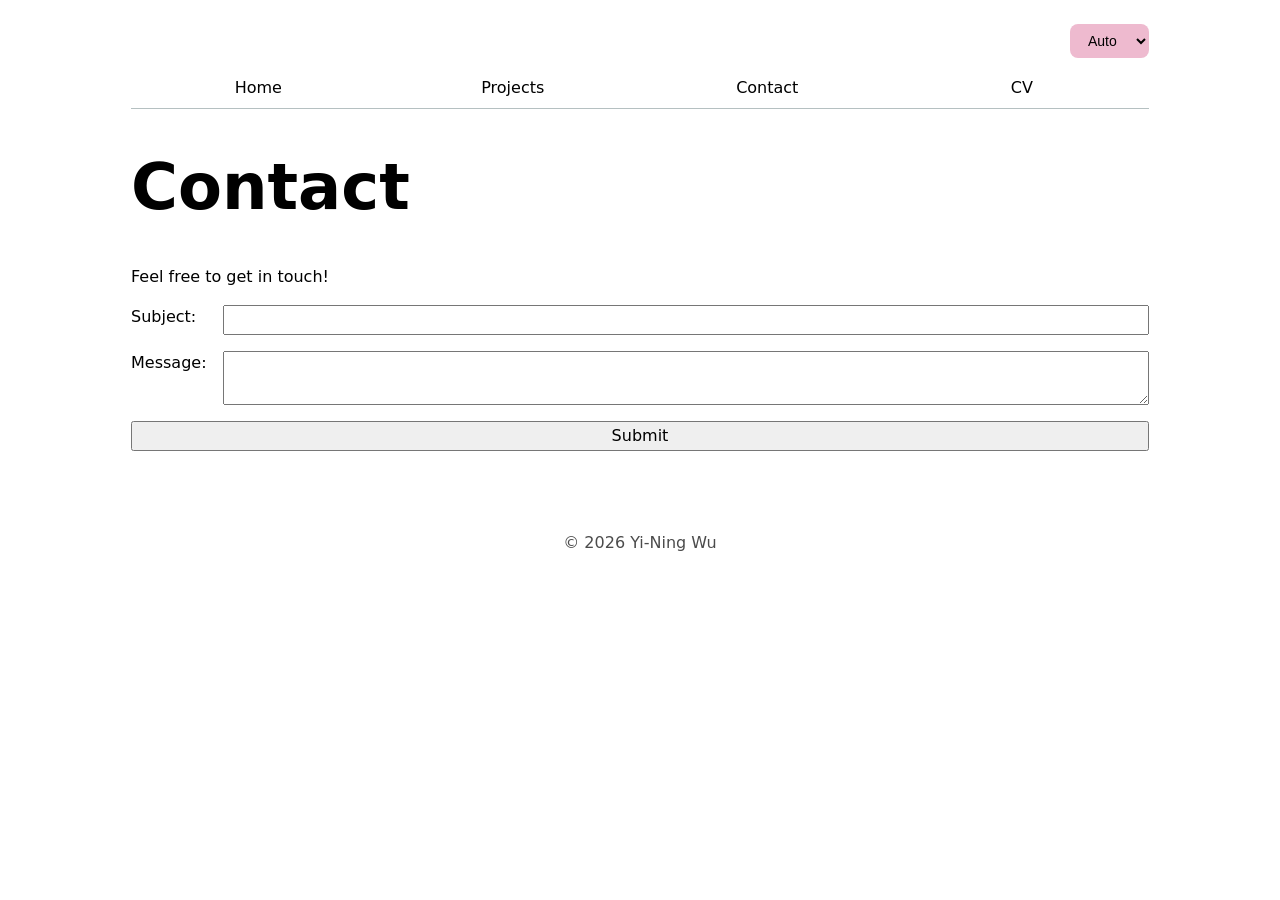
<file: contact/index.html>
<!DOCTYPE html>
<html lang="en">
<head>
    <meta charset="UTF-8">
    <meta name="viewport" content="width=device-width, initial-scale=1.0">
    <title>Contact</title>
    <link rel="stylesheet" href="../style.css">
</head>
<body>
    
    <h1>Contact</h1>
    <p>Feel free to get in touch!</p>
<form id="contact-form" action="mailto:niniwu1207@gmail.com">

    <label>
        Subject:
        <input name="subject" required>
    </label>

    <label>
        Message:
        <textarea name="body" required></textarea>
    </label>

    <button>Submit</button>
</form>
<script type="module" src="../global.js"></script>
</body>
</html>
</file>
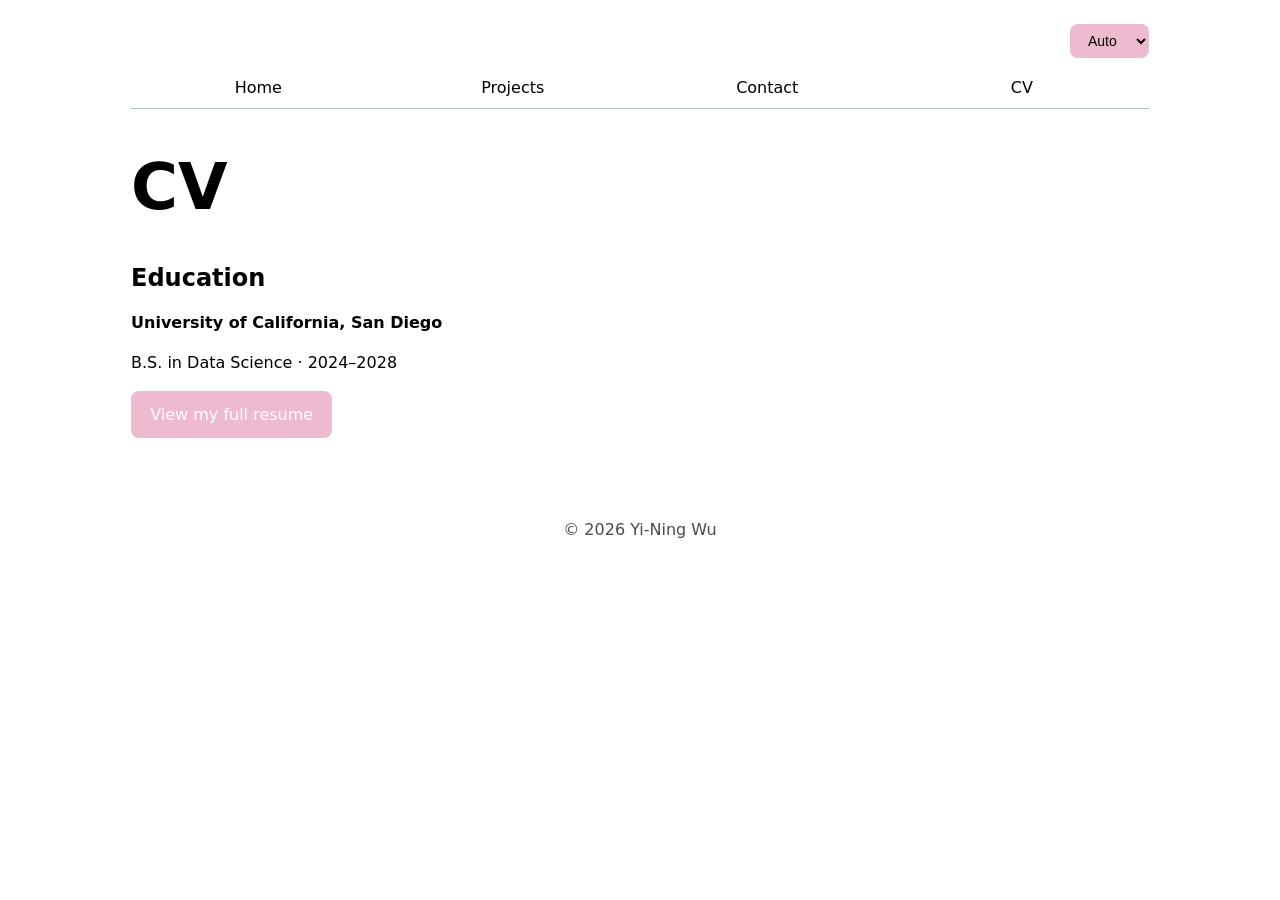
<file: cv/index.html>
<!DOCTYPE html>
<html lang="en">
<head>
    <meta charset="UTF-8">
    <meta name="viewport" content="width=device-width, initial-scale=1.0">
    <title>CV</title>
    <link rel="stylesheet" href="../style.css">
</head>

<body>
    

    <h1>CV</h1>

    <h2>Education</h2>
    <p><strong>University of California, San Diego</strong></p>
    <p>B.S. in Data Science · 2024–2028</p>

    <p>
        <a href="resume.pdf" class="cv-link" target="_blank">View my full resume</a>
    </p>

<script type="module" src="../global.js"></script>

</body>
</html>
</file>
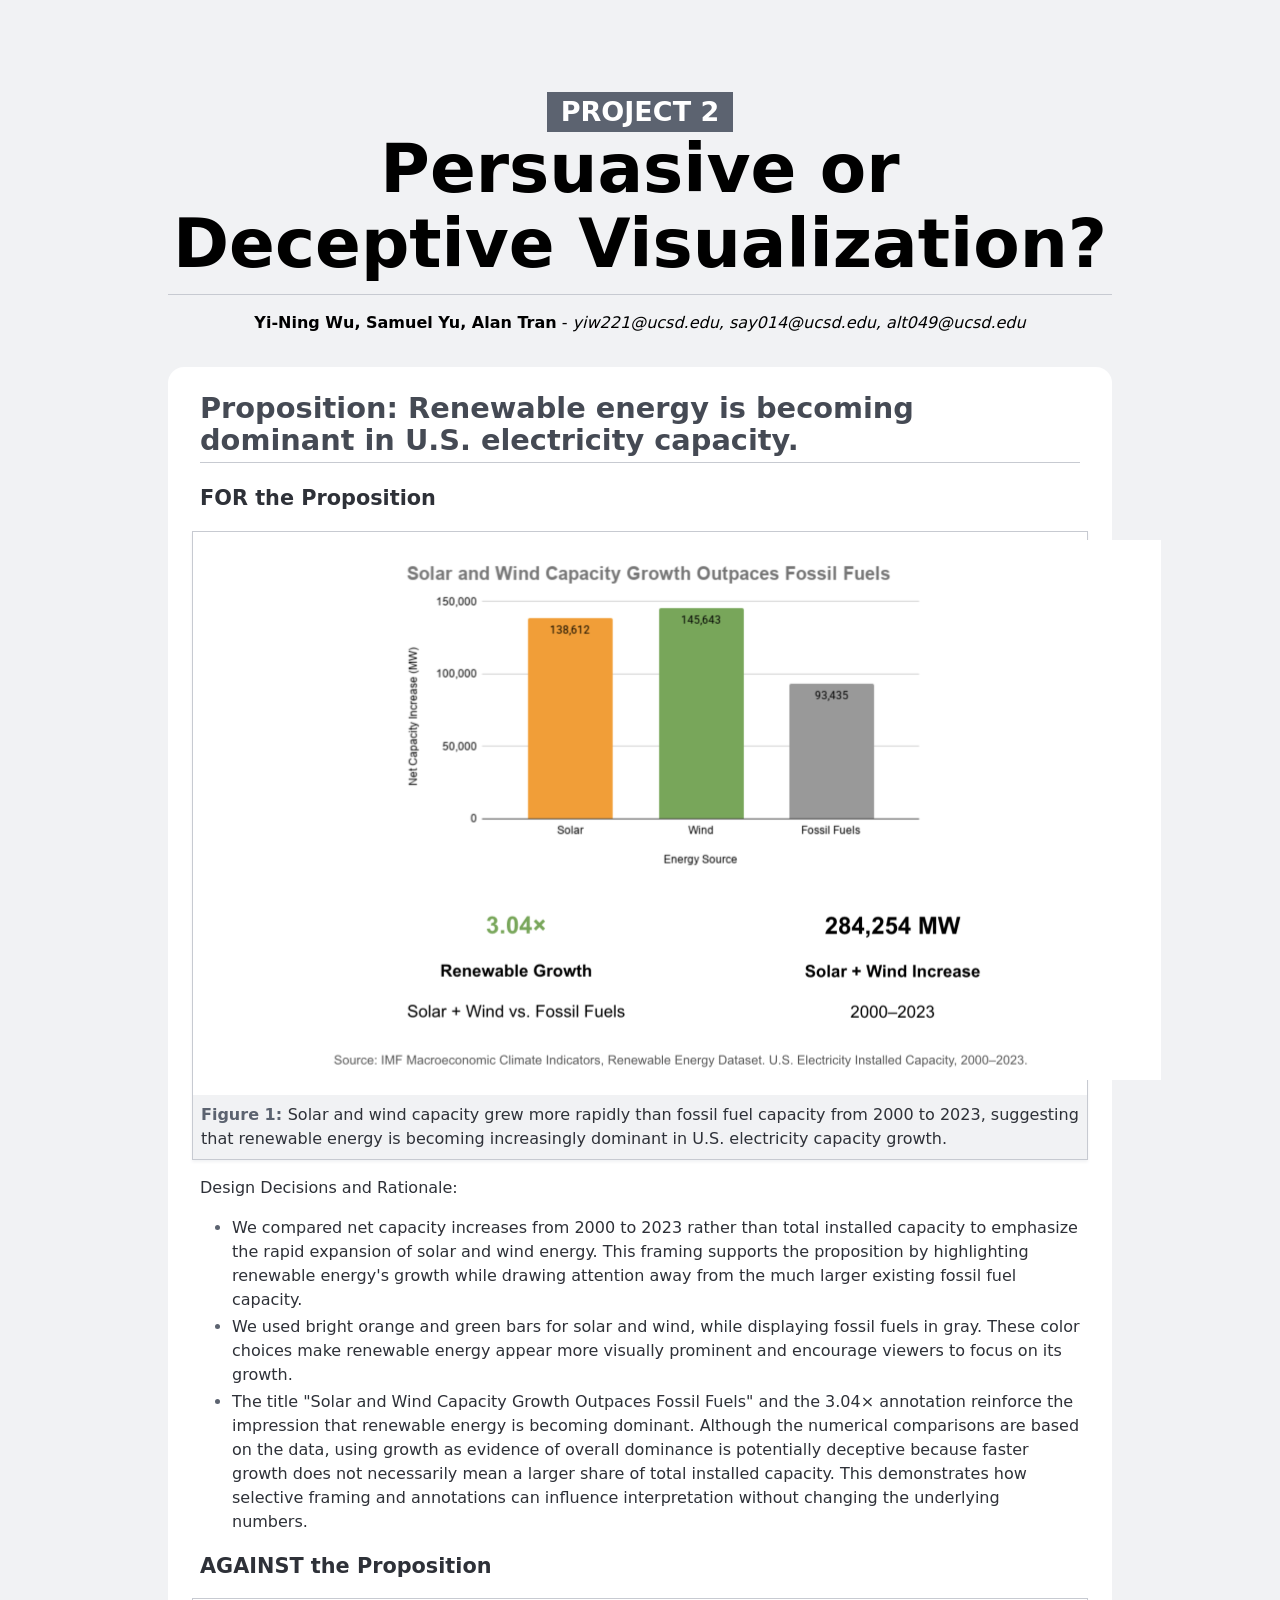
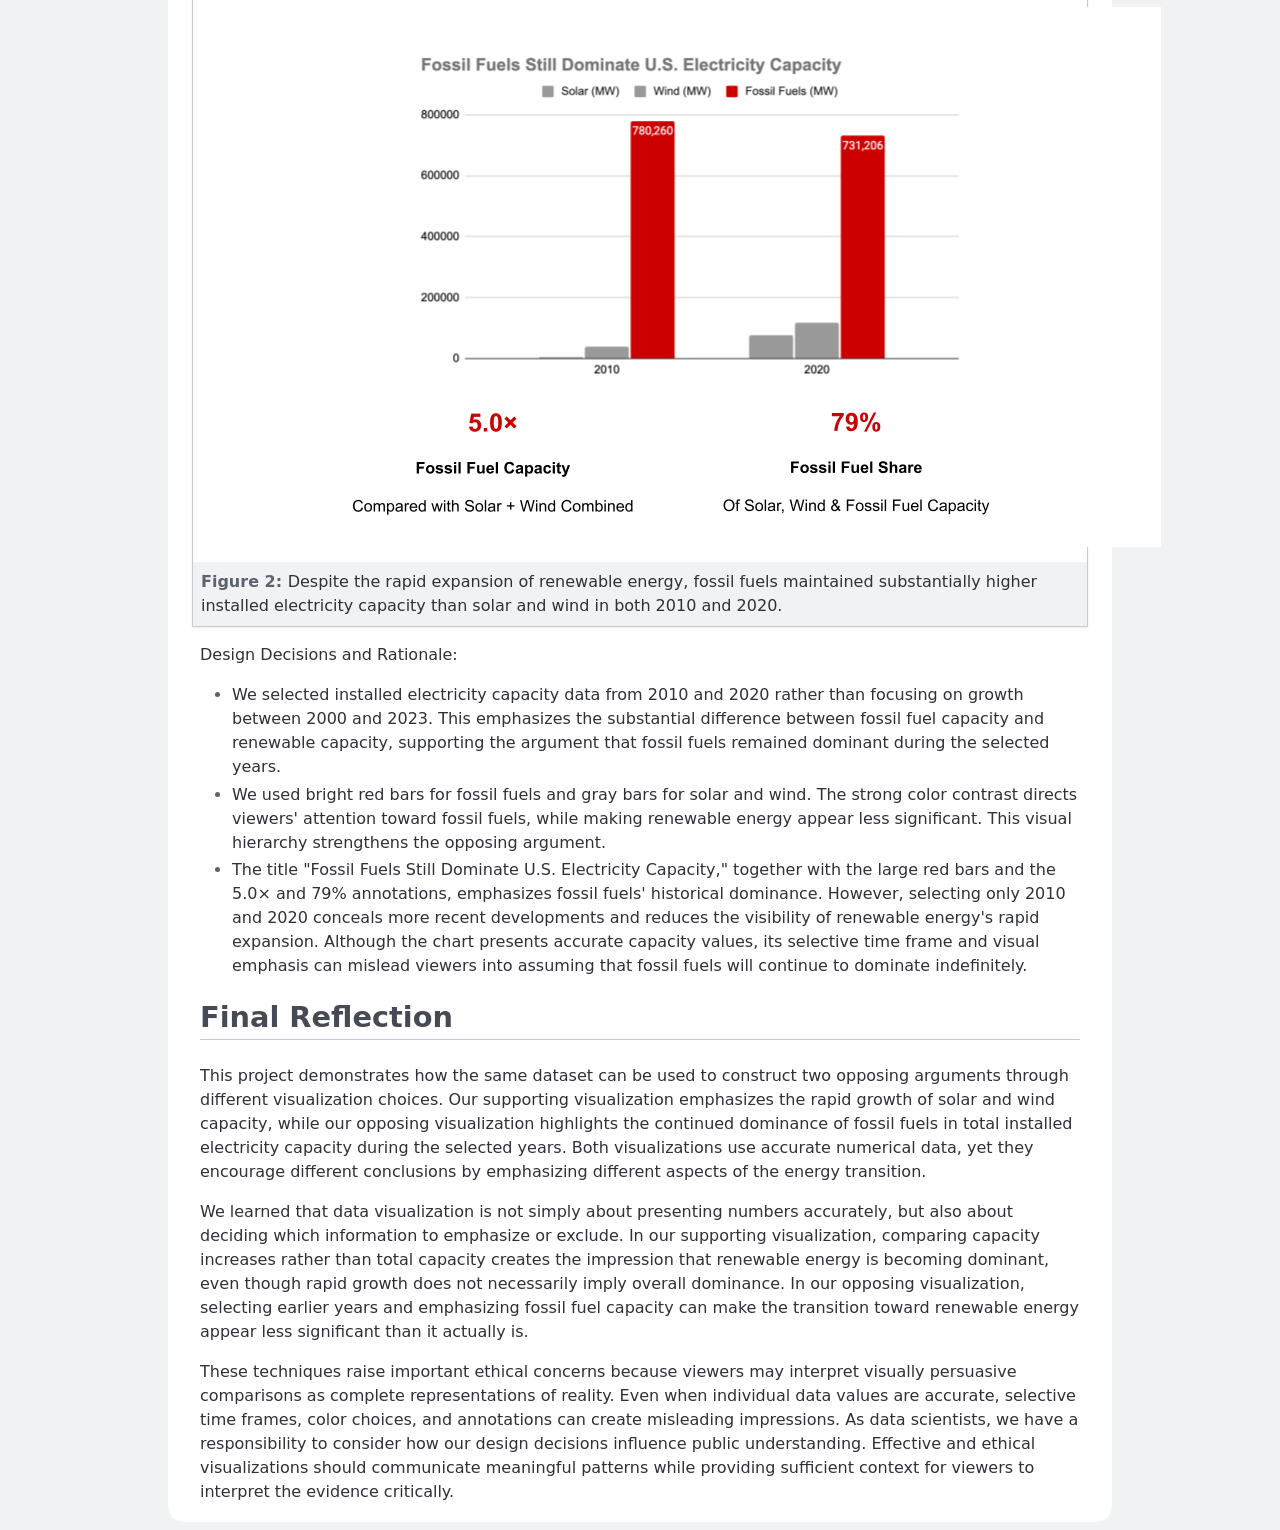
<file: dsc106-project2/project2_report.html>
<!doctype html>
<html lang="en">
    <head>
        <title>Project 2 Report</title>
        <style>
            :root {
                --color-neutral-95: hsl(220 10% 95%);
                --color-neutral-90: hsl(220 10% 90%);
                --color-neutral-80: hsl(220 10% 80%);
                --color-neutral-70: hsl(220 10% 70%);
                --color-neutral-60: hsl(220 10% 60%);
                --color-neutral-50: hsl(220 10% 50%);
                --color-neutral-40: hsl(220 10% 40%);
                --color-neutral-30: hsl(220 10% 30%);
                --color-neutral-20: hsl(220 10% 20%);
                --color-neutral-10: hsl(220 10% 10%);
            }

            html {
                font: 100%/1.5 system-ui;
                counter-reset: figure;
                background: var(--color-neutral-95);
                max-width: min(75vw, 80em);
                margin: 0 auto;
            }

            /* Headings */

            h1,
            h2,
            h3,
            h4,
            h5,
            h6 {
                line-height: 1.1;
                font-weight: 600;
                text-wrap: balance;
            }

            h1,
            h2 {
                border-bottom: 1px solid var(--color-neutral-80);
                padding-bottom: 0.2em;
            }

            h1 {
                margin-block: 1em 0.5rem;
                font-size: clamp(2.5em, 150% + 2vh + 2vw, 10vmin);
                font-weight: 800;

                small {
                    display: block;
                    width: fit-content;
                    padding: 0.2em 0.5em;
                    margin-inline: auto;
                    color: white;
                    background: var(--color-neutral-40);
                    font-size: 40%;
                    text-transform: uppercase;
                    white-space: nowrap;
                }
            }

            h2 {
                font-size: 180%;
                color: var(--color-neutral-30);
            }

            h3 {
                font-size: 130%;
            }

            /* Lists */

            ul,
            ol {
                padding-inline-start: 2em;
            }

            li {
                &::marker {
                    color: var(--color-neutral-40);
                }

                + li {
                    margin-top: 0.2em;
                }
            }

            /* Sectioning elements */

            header {
                padding-block: 1em;
                text-align: center;
            }

            main {
                background: white;
                color: var(--color-neutral-20);
                border-radius: 1rem;
                padding: 0.1rem 2rem;
            }

            /* Figures */

            figure {
                margin: 1em 0;
                padding: 0.5rem;
                margin-inline: -0.5em;
                border: 1px solid var(--color-neutral-80);
                box-shadow: 0 0.1em 0.2em var(--color-neutral-95);
                text-align: center;
                background: white;

                > figcaption {
                    font: 500 75% var(--font-sans);
                    background: var(--color-neutral-95);
                    padding: 0.5rem;
                    margin: -0.5rem;
                    margin-top: 0.5rem;
                    counter-increment: figure;
                    text-align: left;

                    &::before {
                        content: "Figure " counter(figure) ": ";
                        font-weight: bold;
                        color: var(--color-neutral-40);
                    }

                    a:not(:hover, :focus, :active) {
                        color: inherit;
                        text-decoration: underline;
                        text-decoration-color: color-mix(
                            in lab,
                            currentColor,
                            transparent 70%
                        );
                    }
                }
            }
        </style>
    </head>

    <body>
        <header>
            <h1>
                <small>Project 2</small>
                Persuasive or Deceptive Visualization?
            </h1>

            <p><strong>Yi-Ning Wu, Samuel Yu, Alan Tran</strong> - <em>yiw221@ucsd.edu, say014@ucsd.edu, alt049@ucsd.edu</em></p>
        </header>

        <main>
            <h2>Proposition: Renewable energy is becoming dominant in U.S. electricity capacity.</h2>

            <section>
                <h3>FOR the Proposition</h3>

                <figure>
                    <img src="supporting.png" alt="Solar and wind capacity growth compared with fossil fuels" />
                    <figcaption>Solar and wind capacity grew more rapidly than fossil fuel capacity from 2000 to 2023, suggesting that renewable energy is becoming increasingly dominant in U.S. electricity capacity growth.</figcaption>
                </figure>

                <p>Design Decisions and Rationale:</p>

                <ul>
                    
                    <li>We compared net capacity increases from 2000 to 2023 rather than total installed capacity to emphasize the rapid expansion of solar and wind energy. This framing supports the proposition by highlighting renewable energy's growth while drawing attention away from the much larger existing fossil fuel capacity.</li>
                    <li>We used bright orange and green bars for solar and wind, while displaying fossil fuels in gray. These color choices make renewable energy appear more visually prominent and encourage viewers to focus on its growth.</li>
                    <li>The title "Solar and Wind Capacity Growth Outpaces Fossil Fuels" and the 3.04× annotation reinforce the impression that renewable energy is becoming dominant. Although the numerical comparisons are based on the data, using growth as evidence of overall dominance is potentially deceptive because faster growth does not necessarily mean a larger share of total installed capacity. This demonstrates how selective framing and annotations can influence interpretation without changing the underlying numbers.</li>

                </ul>
            </section>

            <section>
                <h3>AGAINST the Proposition</h3>

                <figure>
                    <img src="opposing.png" alt="Fossil fuels dominate U.S. electricity capacity in 2010 and 2020" />
                    <figcaption>Despite the rapid expansion of renewable energy, fossil fuels maintained substantially higher installed electricity capacity than solar and wind in both 2010 and 2020.</figcaption>
                </figure>

                <p>Design Decisions and Rationale:</p>

                <ul>
                    
                    <li>We selected installed electricity capacity data from 2010 and 2020 rather than focusing on growth between 2000 and 2023. This emphasizes the substantial difference between fossil fuel capacity and renewable capacity, supporting the argument that fossil fuels remained dominant during the selected years.</li>
                    <li>We used bright red bars for fossil fuels and gray bars for solar and wind. The strong color contrast directs viewers' attention toward fossil fuels, while making renewable energy appear less significant. This visual hierarchy strengthens the opposing argument.</li>
                    <li>The title "Fossil Fuels Still Dominate U.S. Electricity Capacity," together with the large red bars and the 5.0× and 79% annotations, emphasizes fossil fuels' historical dominance. However, selecting only 2010 and 2020 conceals more recent developments and reduces the visibility of renewable energy's rapid expansion. Although the chart presents accurate capacity values, its selective time frame and visual emphasis can mislead viewers into assuming that fossil fuels will continue to dominate indefinitely.</li>

                </ul>
            </section>

            <section>
                <h2>Final Reflection</h2>

                
                <p>This project demonstrates how the same dataset can be used to construct two opposing arguments through different visualization choices. Our supporting visualization emphasizes the rapid growth of solar and wind capacity, while our opposing visualization highlights the continued dominance of fossil fuels in total installed electricity capacity during the selected years. Both visualizations use accurate numerical data, yet they encourage different conclusions by emphasizing different aspects of the energy transition.</p>
                <p> We learned that data visualization is not simply about presenting numbers accurately, but also about deciding which information to emphasize or exclude. In our supporting visualization, comparing capacity increases rather than total capacity creates the impression that renewable energy is becoming dominant, even though rapid growth does not necessarily imply overall dominance. In our opposing visualization, selecting earlier years and emphasizing fossil fuel capacity can make the transition toward renewable energy appear less significant than it actually is.</p>
                <p>These techniques raise important ethical concerns because viewers may interpret visually persuasive comparisons as complete representations of reality. Even when individual data values are accurate, selective time frames, color choices, and annotations can create misleading impressions. As data scientists, we have a responsibility to consider how our design decisions influence public understanding. Effective and ethical visualizations should communicate meaningful patterns while providing sufficient context for viewers to interpret the evidence critically.</p>

            </section>
        </main>
    <script type="module" src="https://static.cloudflareinsights.com/beacon.min.js/vce701823e78c4301a35b7e07294d87301792088814092" integrity="sha512-UKNk8GbxkABxKcXYuLkO16EleLGUkcvJWtpSNmExE0Too3ZaFAxTscNWEc1OdAv5/BikHawapSCaiD2XCmp+Bw==" data-cf-beacon='{"version":"2024.11.0","token":"c822b88e119346678db149ed7b7721c9","r":1,"spa":2}' crossorigin="anonymous"></script>
</body>
</html>
</file>
<file: style.css>
:root {
  color-scheme: light dark;
}


body {
    font: 100%/1.5 system-ui;
    max-width: 100ch;
    margin-inline: auto;
    padding: 1em;
}
nav {
    display: flex;
    margin-bottom: 1em;
    border-bottom: 1px solid oklch(80% 3% 200);
}
nav a {
    flex: 1;
    text-decoration: none;
    color: inherit;
    text-align: center;
    padding: 0.5em;
}
nav a.current {
    border-bottom: 0.4em solid oklch(84.142% 0.0655 352.411);
    padding-bottom: 0.1em;
}
html {
    --color-accent: oklch(84.142% 0.0655 352.411);
    accent-color: var(--color-accent);
}

nav a:hover {
    border-bottom: 0.4em solid var(--color-accent);
    padding-bottom: 0.1em;
}

input,
textarea,
button {
    font: inherit;
}

form {
    display: grid;
    grid-template-columns: auto 1fr;
    gap: 1em;
}

form label {
    display: grid;
    grid-template-columns: subgrid;
    grid-column: 1 / -1;
}

form button {
    grid-column: 1 / -1;
}

.projects {
    display: grid;
    grid-template-columns: repeat(auto-fill, minmax(15em, 1fr));
    row-gap: 2em;
    column-gap: 1em;
}


.projects article {
    display: grid;
    grid-template-rows: subgrid;
    grid-row: span 3;
}

.projects h2 {
    margin: 0;
    text-wrap: balance;
    font-size: 125%;
}

img {
    max-width: 100%;
    height: auto;
}
.home {
    display: grid;
    grid-template-columns: 1fr 1fr;
    gap: 2em;
    align-items: center;
    margin-top: 2em;
}

.home img {
    width: 100%;
    max-width: 400px;
}

@media (max-width: 600px) {
    .home {
        grid-template-columns: 1fr;
    }
}

h1 {
    font-size: 400%;
}

h1,
h2,
h3,
h4,
h5,
h6 {
    line-height: 1.1;
    text-wrap: balance;
}


.cv-link {
    display: inline-block;
    padding: 0.7em 1.2em;
    background: var(--color-accent);
    color: white;
    text-decoration: none;
    border-radius: 0.5em;
}


.cv-link {
    display: inline-block;
    padding: 0.7em 1.2em;
    background: var(--color-accent);
    color: white;
    text-decoration: none;
    border-radius: 0.5em;
}

select {
  background: var(--color-accent);
  color: black;
  border: none;
  border-radius: 8px;
  padding: 8px 14px;
  font-size: 14px;
  cursor: pointer;
  margin-bottom: 10px;
  display: block;
  margin-left: auto;
}

footer {
  text-align: center;
  padding: 2em;
  margin-top: 3em;
  opacity: 0.7;
}

#skills-list {
  display: flex;
  flex-wrap: wrap;
  gap: 10px;
  list-style: none;
  padding: 0;
}

#skills-list li {
  background-color: #f8d7e5;
  color: #333;
  padding: 8px 16px;
  border-radius: 20px;
}
</file>
